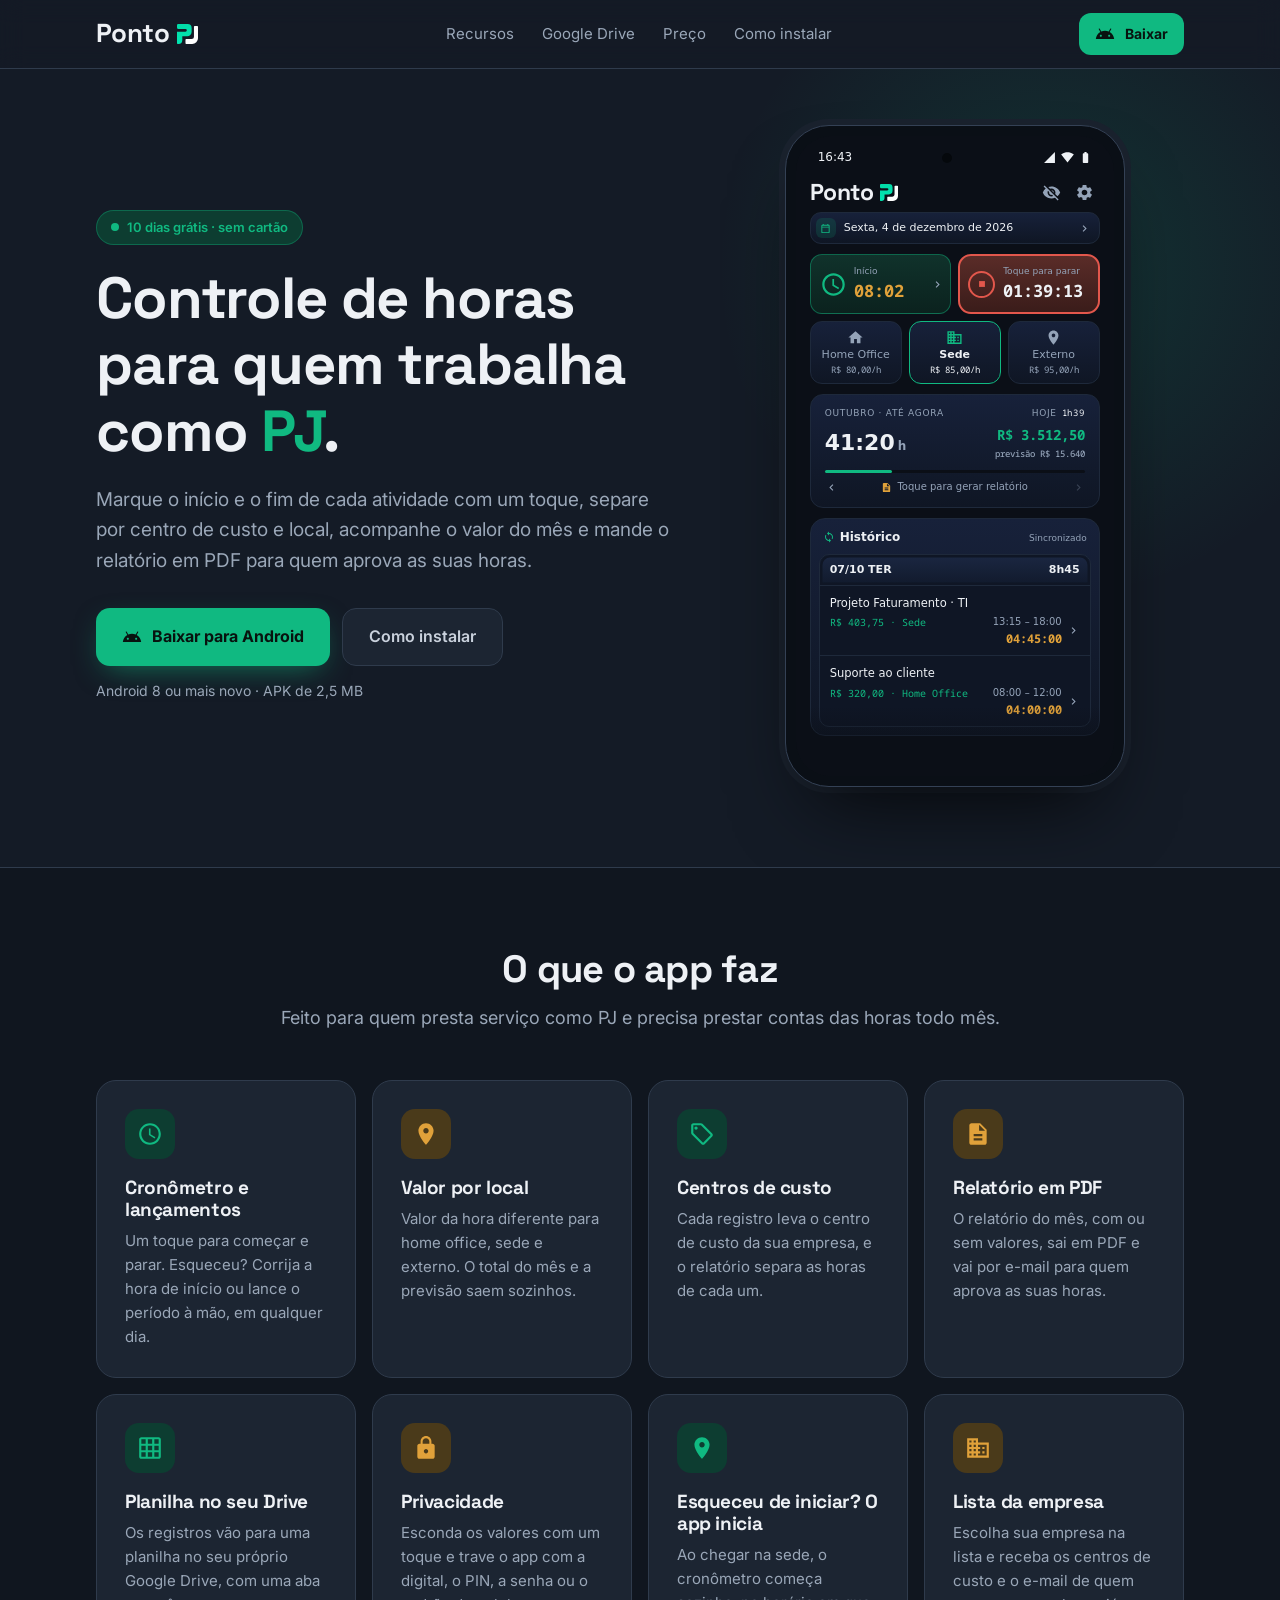
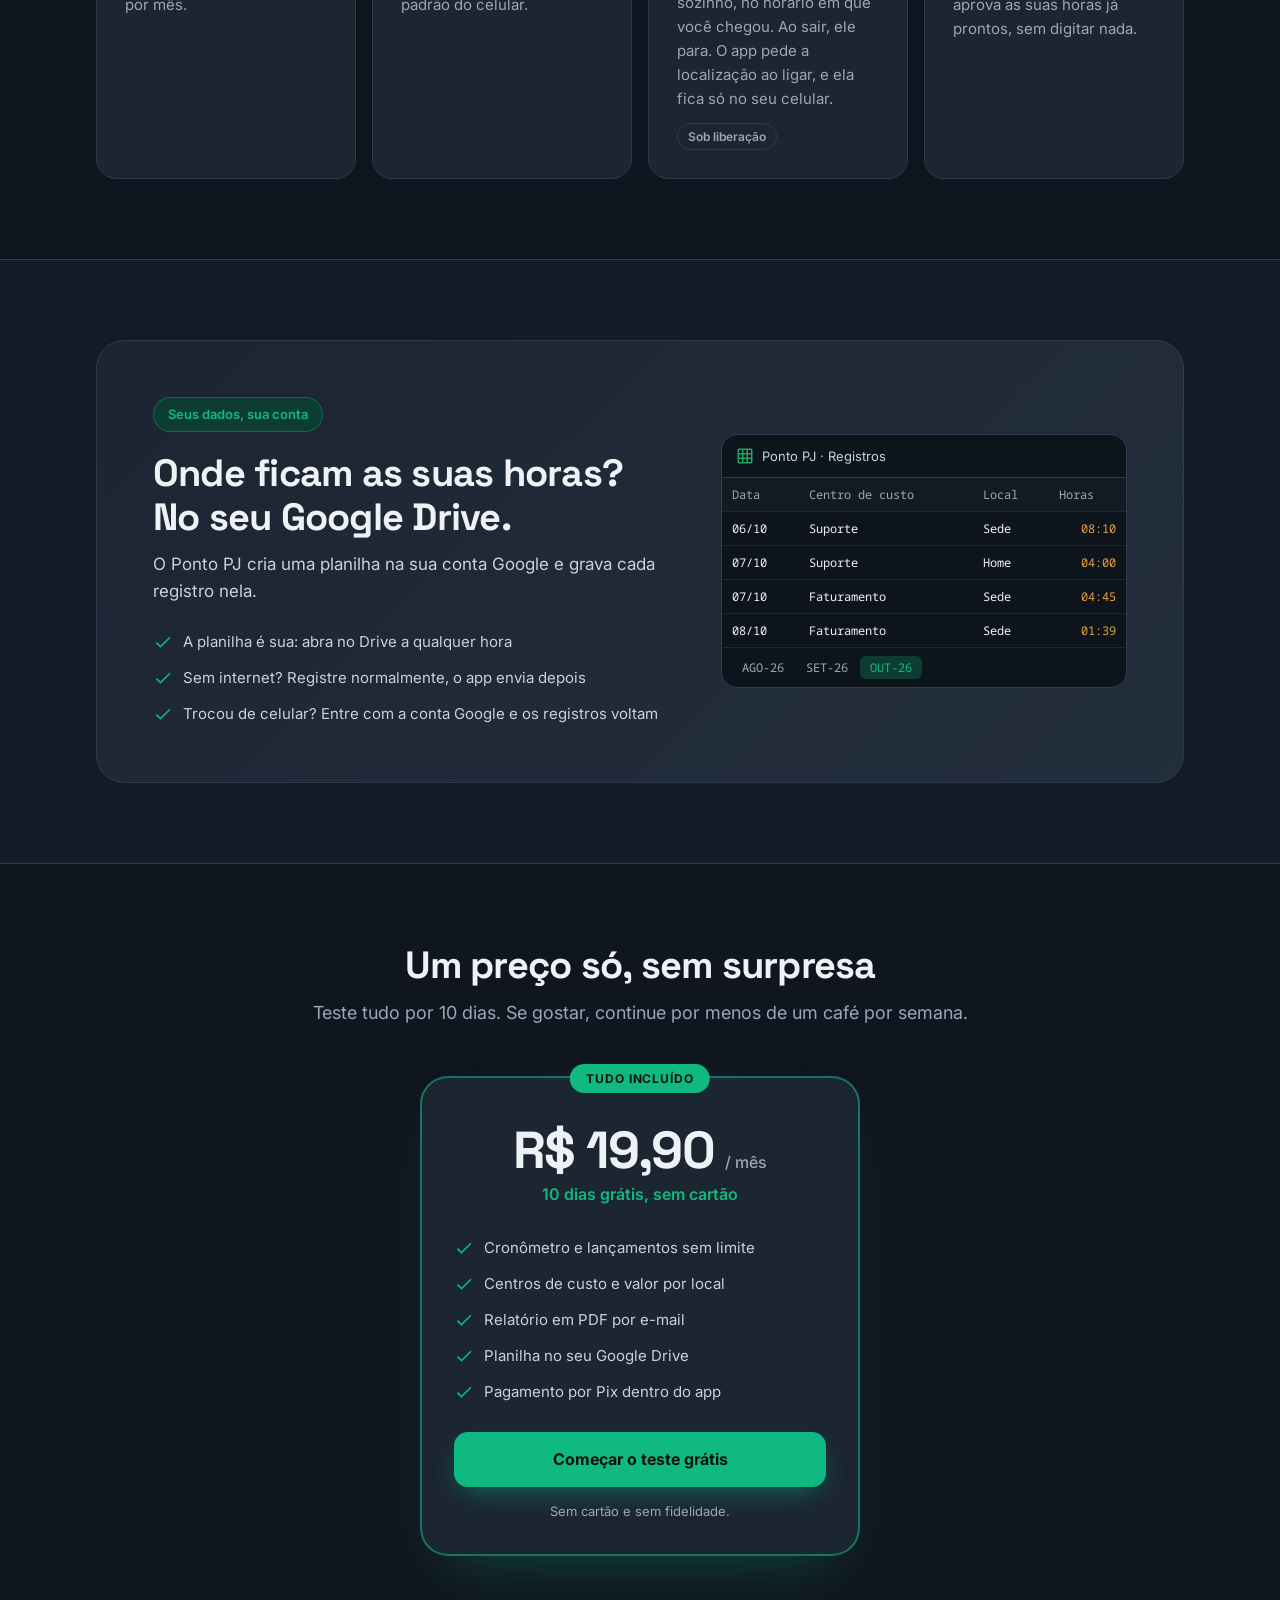
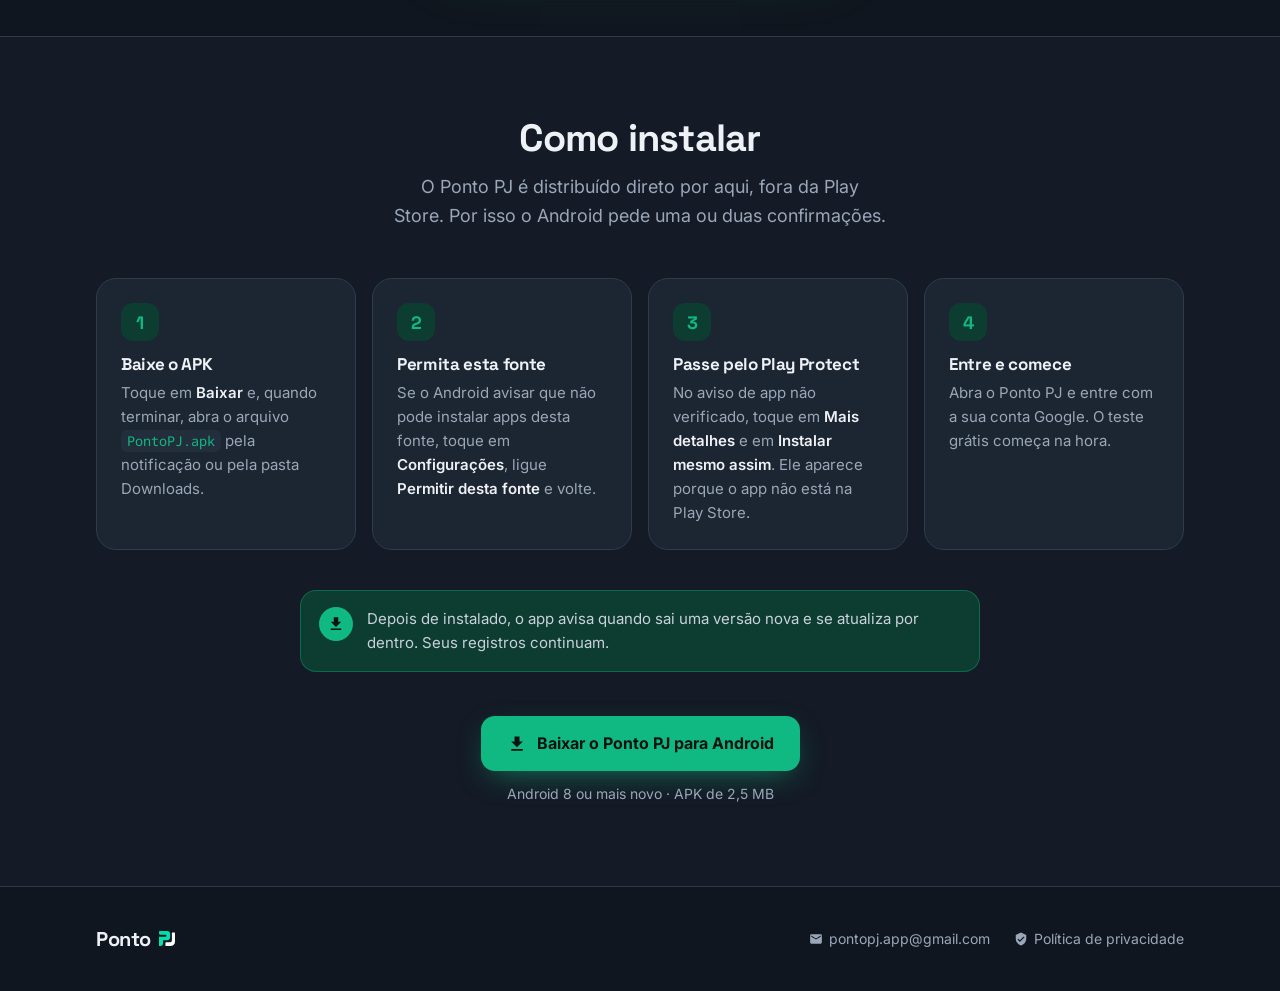
<file: index.html>
<!doctype html>
<html lang="pt-BR">
<head>
<meta charset="utf-8">
<meta name="viewport" content="width=device-width, initial-scale=1">
<title>Ponto PJ · controle de horas para PJ</title>
<meta name="description" content="Ponto PJ: cronômetro, centros de custo, valor por hora e relatório em PDF para quem trabalha como PJ. Registros numa planilha no seu Google Drive.">
<meta name="theme-color" content="#141B26">
<link rel="icon" href="icone.svg" type="image/svg+xml">
<link rel="preconnect" href="https://fonts.googleapis.com">
<link rel="preconnect" href="https://fonts.gstatic.com" crossorigin>
<link rel="stylesheet" href="https://fonts.googleapis.com/css2?family=Inter:wght@400;500;600;700&family=Space+Grotesk:wght@700&family=Noto+Sans+Mono:wght@400;700&display=swap">
<script>
  // Navegadores antigos (ex.: Samsung Internet do Android 8) não têm gap em flex: o estilo.css usa margens no lugar
  (function () { var d = document.createElement('div'); d.style.cssText = 'display:flex;flex-direction:column;row-gap:1px;position:absolute';
    d.appendChild(document.createElement('div')); d.appendChild(document.createElement('div'));
    document.documentElement.appendChild(d); var tem = d.scrollHeight === 1; d.parentNode.removeChild(d);
    if (!tem) document.documentElement.className += ' sem-gap'; })();
</script>
<link rel="stylesheet" href="estilo.css?v=17">
</head>
<body>

<!-- Ícones do próprio app (res/drawable) -->
<svg width="0" height="0" style="position:absolute" aria-hidden="true">
  <symbol id="i-download" viewBox="0 0 24 24"><path d="M19,9h-4V3H9v6H5l7,7 7,-7zM5,18v2h14v-2H5z"/></symbol>
  <symbol id="i-calendar" viewBox="0 0 24 24"><path d="M19,4h-1V2h-2v2H8V2H6v2H5C3.89,4 3,4.9 3,6v14c0,1.1 0.89,2 2,2h14c1.1,0 2,-0.9 2,-2V6C21,4.9 20.1,4 19,4zM19,20H5V10h14V20zM19,8H5V6h14V8z"/></symbol>
  <symbol id="i-seta" viewBox="0 0 24 24"><path d="M10,6L8.59,7.41 13.17,12l-4.58,4.59L10,18l6,-6z"/></symbol>
  <symbol id="i-parar" viewBox="0 0 24 24"><path d="M7,7h10v10h-10z"/></symbol>
  <symbol id="i-lapis" viewBox="0 0 24 24"><path d="M3,17.25V21h3.75L17.81,9.94l-3.75,-3.75L3,17.25zM20.71,7.04c0.39,-0.39 0.39,-1.02 0,-1.41l-2.34,-2.34c-0.39,-0.39 -1.02,-0.39 -1.41,0l-1.83,1.83 3.75,3.75 1.83,-1.83z"/></symbol>
  <symbol id="i-eye-off" viewBox="0 0 24 24"><path d="M12,7c2.76,0 5,2.24 5,5 0,0.65 -0.13,1.26 -0.36,1.83l2.92,2.92c1.51,-1.26 2.7,-2.89 3.43,-4.75 -1.73,-4.39 -6,-7.5 -11,-7.5 -1.4,0 -2.74,0.25 -3.98,0.7l2.16,2.16C10.74,7.13 11.35,7 12,7zM2,4.27l2.28,2.28 0.46,0.46C3.08,8.3 1.78,10.02 1,12c1.73,4.39 6,7.5 11,7.5 1.55,0 3.03,-0.3 4.38,-0.84l0.42,0.42L19.73,22 21,20.73 3.27,3 2,4.27zM7.53,9.8l1.55,1.55c-0.05,0.21 -0.08,0.43 -0.08,0.65 0,1.66 1.34,3 3,3 0.22,0 0.44,-0.03 0.65,-0.08l1.55,1.55c-0.67,0.33 -1.41,0.53 -2.2,0.53 -2.76,0 -5,-2.24 -5,-5 0,-0.79 0.2,-1.53 0.53,-2.2zM11.84,9.02l3.15,3.15 0.02,-0.16c0,-1.66 -1.34,-3 -3,-3l-0.17,0.01z"/></symbol>
  <symbol id="i-settings" viewBox="0 0 24 24"><path d="M19.14,12.94c0.04,-0.3 0.06,-0.61 0.06,-0.94c0,-0.32 -0.02,-0.64 -0.07,-0.94l2.03,-1.58c0.18,-0.14 0.23,-0.41 0.12,-0.61l-1.92,-3.32c-0.12,-0.22 -0.37,-0.29 -0.59,-0.22l-2.39,0.96c-0.5,-0.38 -1.03,-0.7 -1.62,-0.94L14.4,2.81c-0.04,-0.24 -0.24,-0.41 -0.48,-0.41h-3.84c-0.24,0 -0.43,0.17 -0.47,0.41L9.25,5.35C8.66,5.59 8.12,5.92 7.63,6.29L5.24,5.33c-0.22,-0.08 -0.47,0 -0.59,0.22L2.74,8.87C2.62,9.08 2.66,9.34 2.86,9.48l2.03,1.58C4.84,11.36 4.8,11.69 4.8,12s0.02,0.64 0.07,0.94l-2.03,1.58c-0.18,0.14 -0.23,0.41 -0.12,0.61l1.92,3.32c0.12,0.22 0.37,0.29 0.59,0.22l2.39,-0.96c0.5,0.38 1.03,0.7 1.62,0.94l0.36,2.54c0.05,0.24 0.24,0.41 0.48,0.41h3.84c0.24,0 0.44,-0.17 0.47,-0.41l0.36,-2.54c0.59,-0.24 1.13,-0.56 1.62,-0.94l2.39,0.96c0.22,0.08 0.47,0 0.59,-0.22l1.92,-3.32c0.12,-0.22 0.07,-0.47 -0.12,-0.61L19.14,12.94zM12,15.6c-1.98,0 -3.6,-1.62 -3.6,-3.6s1.62,-3.6 3.6,-3.6s3.6,1.62 3.6,3.6S13.98,15.6 12,15.6z"/></symbol>
  <symbol id="i-home" viewBox="0 0 24 24"><path d="M10,20v-6h4v6h5v-8h3L12,3 2,12h3v8z"/></symbol>
  <symbol id="i-business" viewBox="0 0 24 24"><path d="M12,7V3H2v18h20V7H12zM6,19H4v-2h2v2zM6,15H4v-2h2v2zM6,11H4V9h2v2zM6,7H4V5h2v2zM10,19H8v-2h2v2zM10,15H8v-2h2v2zM10,11H8V9h2v2zM10,7H8V5h2v2zM20,19h-8v-2h2v-2h-2v-2h2v-2h-2V9h8v10zM18,11h-2v2h2v-2zM18,15h-2v2h2v-2z"/></symbol>
  <symbol id="i-place" viewBox="0 0 24 24"><path d="M12,2C8.13,2 5,5.13 5,9c0,5.25 7,13 7,13s7,-7.75 7,-13c0,-3.87 -3.13,-7 -7,-7zM12,11.5c-1.38,0 -2.5,-1.12 -2.5,-2.5s1.12,-2.5 2.5,-2.5 2.5,1.12 2.5,2.5 -1.12,2.5 -2.5,2.5z"/></symbol>
  <symbol id="i-schedule" viewBox="0 0 24 24"><path d="M11.99,2C6.47,2 2,6.48 2,12s4.47,10 9.99,10C17.52,22 22,17.52 22,12S17.52,2 11.99,2zM12,20c-4.42,0 -8,-3.58 -8,-8s3.58,-8 8,-8 8,3.58 8,8 -3.58,8 -8,8zM12.5,7H11v6l5.25,3.15 0.75,-1.23 -4.5,-2.67z"/></symbol>
  <symbol id="i-tag" viewBox="0 0 24 24"><path d="M21.41,11.58l-9,-9C12.05,2.22 11.55,2 11,2H4C2.9,2 2,2.9 2,4v7c0,0.55 0.22,1.05 0.59,1.42l9,9C11.95,21.78 12.45,22 13,22c0.55,0 1.05,-0.22 1.41,-0.59l7,-7C21.78,14.05 22,13.55 22,13C22,12.45 21.77,11.94 21.41,11.58zM13,20.01L4,11V4h7v-0.01l9,9L13,20.01zM6.5,5C7.33,5 8,5.67 8,6.5S7.33,8 6.5,8S5,7.33 5,6.5S5.67,5 6.5,5z"/></symbol>
  <symbol id="i-sync" viewBox="0 0 24 24"><path d="M12,4V1L8,5l4,4V6c3.31,0 6,2.69 6,6 0,1.01 -0.25,1.97 -0.7,2.8l1.46,1.46C19.54,15.03 20,13.57 20,12c0,-4.42 -3.58,-8 -8,-8zM12,18c-3.31,0 -6,-2.69 -6,-6 0,-1.01 0.25,-1.97 0.7,-2.8L5.24,7.74C4.46,8.97 4,10.43 4,12c0,4.42 3.58,8 8,8v3l4,-4 -4,-4v3z"/></symbol>
  <symbol id="i-doc" viewBox="0 0 24 24"><path d="M14,2H6c-1.1,0 -1.99,0.9 -1.99,2L4,20c0,1.1 0.89,2 1.99,2H18c1.1,0 2,-0.9 2,-2V8l-6,-6zM16,18H8v-2h8v2zM16,14H8v-2h8v2zM13,9V3.5L18.5,9H13z"/></symbol>
  <symbol id="i-planilha" viewBox="0 0 24 24"><path d="M20,2H4c-1.1,0 -2,0.9 -2,2v16c0,1.1 0.9,2 2,2h16c1.1,0 2,-0.9 2,-2V4c0,-1.1 -0.9,-2 -2,-2zM8,20H4v-4h4v4zM8,14H4v-4h4v4zM8,8H4V4h4v4zM14,20h-4v-4h4v4zM14,14h-4v-4h4v4zM14,8h-4V4h4v4zM20,20h-4v-4h4v4zM20,14h-4v-4h4v4zM20,8h-4V4h4v4z"/></symbol>
  <symbol id="i-lock" viewBox="0 0 24 24"><path d="M18,8h-1V6c0,-2.76 -2.24,-5 -5,-5S7,3.24 7,6v2H6c-1.1,0 -2,0.9 -2,2v10c0,1.1 0.9,2 2,2h12c1.1,0 2,-0.9 2,-2V10c0,-1.1 -0.9,-2 -2,-2zM12,17c-1.1,0 -2,-0.9 -2,-2s0.9,-2 2,-2 2,0.9 2,2 -0.9,2 -2,2zM15.1,8H8.9V6c0,-1.71 1.39,-3.1 3.1,-3.1 1.71,0 3.1,1.39 3.1,3.1v2z"/></symbol>
  <symbol id="i-check" viewBox="0 0 24 24"><path d="M9,16.17L4.83,12l-1.42,1.41L9,19 21,7l-1.41,-1.41z"/></symbol>
  <symbol id="i-mail" viewBox="0 0 24 24"><path d="M20,4H4c-1.1,0 -1.99,0.9 -1.99,2L2,18c0,1.1 0.9,2 2,2h16c1.1,0 2,-0.9 2,-2V6c0,-1.1 -0.9,-2 -2,-2zM20,8l-8,5 -8,-5V6l8,5 8,-5v2z"/></symbol>
  <symbol id="i-escudo" viewBox="0 0 24 24"><path d="M12,1L3,5v6c0,5.55 3.84,10.74 9,12 5.16,-1.26 9,-6.45 9,-12V5l-9,-4zM10,17l-4,-4 1.41,-1.41L10,14.17l6.59,-6.59L18,9l-8,8z"/></symbol>
  <symbol id="i-android" viewBox="0 0 24 24"><path d="M17.6,9.48l1.84,-3.18c0.16,-0.31 0.04,-0.69 -0.26,-0.85c-0.29,-0.15 -0.65,-0.06 -0.83,0.22l-1.88,3.24c-2.86,-1.21 -6.08,-1.21 -8.94,0L5.65,5.67c-0.19,-0.29 -0.58,-0.38 -0.87,-0.2C4.5,5.65 4.41,6.01 4.56,6.3L6.4,9.48C3.3,11.25 1.28,14.44 1,18h22C22.72,14.44 20.7,11.25 17.6,9.48zM7,15.25c-0.69,0 -1.25,-0.56 -1.25,-1.25c0,-0.69 0.56,-1.25 1.25,-1.25S8.25,13.31 8.25,14C8.25,14.69 7.69,15.25 7,15.25zM17,15.25c-0.69,0 -1.25,-0.56 -1.25,-1.25c0,-0.69 0.56,-1.25 1.25,-1.25s1.25,0.56 1.25,1.25C18.25,14.69 17.69,15.25 17,15.25z"/></symbol>
</svg>

<header>
  <div class="largura">
    <a class="marca" href="./">Ponto<img src="monograma.svg" alt="PJ"></a>
    <nav>
      <a href="#recursos">Recursos</a>
      <a href="#drive">Google Drive</a>
      <a href="#preco">Preço</a>
      <a href="#instalar">Como instalar</a>
    </nav>
    <a class="botao pequeno" href="#baixar"><svg class="i"><use href="#i-android"/></svg>Baixar</a>
  </div>
</header>

<section class="abertura">
  <div class="largura">
    <div class="abertura-texto">
      <div class="selo"><span class="ponto"></span>10 dias grátis · sem cartão</div>
      <h1>Controle de horas para quem trabalha como <span>PJ</span>.</h1>
      <p class="lead"><span class="longo">Marque o início e o fim de cada atividade com um toque, separe por centro de custo e local,
        acompanhe o valor do mês e mande o relatório em PDF para quem aprova as suas horas.</span><span class="curto">Marque as horas com um toque e mande o relatório em PDF para quem aprova.</span></p>
    </div>
    <div class="abertura-acoes">
      <div class="acoes">
        <a class="botao" href="https://github.com/FabioIsSchmitt/pontopj-site/releases/latest/download/PontoPJ.apk">
          <svg class="i"><use href="#i-android"/></svg>Baixar para Android</a>
        <a class="botao sec" href="#instalar">Como instalar</a>
      </div>
      <div class="nota versao">Android 8 ou mais novo · APK de 2,5 MB</div>
    </div>

    <!-- A tela principal do app, rodando -->
    <div class="celular" aria-label="Tela principal do Ponto PJ" role="img">
      <div class="tela">
        <div class="barra-status">
          <span id="hora">09:41</span>
          <span class="camera"></span>
          <span class="icones">
            <svg viewBox="0 0 24 24"><path d="M2,22h20V2z"/></svg>
            <svg viewBox="0 0 24 24"><path d="M12,21l11.6,-14.5C23.1,6.1 18.6,2.5 12,2.5S0.9,6.1 0.4,6.5L12,21z"/></svg>
            <svg viewBox="0 0 24 24"><path d="M15.67,4H14V2h-4v2H8.33C7.6,4 7,4.6 7,5.33v15.33C7,21.4 7.6,22 8.33,22h7.33c0.74,0 1.34,-0.6 1.34,-1.33V5.33C17,4.6 16.4,4 15.67,4z"/></svg>
          </span>
        </div>
        <div class="app">
          <div class="app-topo">
            <div class="app-nome">Ponto<img src="monograma.svg" alt="PJ"></div>
            <div class="botoes"><svg><use href="#i-eye-off"/></svg><svg><use href="#i-settings"/></svg></div>
          </div>

          <div class="data"><i><svg><use href="#i-calendar"/></svg></i><span id="data">Quinta, 8 de outubro de 2026</span><svg class="seta"><use href="#i-seta"/></svg></div>

          <div class="relogio">
            <div class="inicio"><svg class="ic"><use href="#i-schedule"/></svg><div><small>Início</small><b>08:02</b></div><svg class="seta"><use href="#i-seta"/></svg></div>
            <div class="punch"><span class="anel"><svg><use href="#i-parar"/></svg></span><div><small>Toque para parar</small><b id="cronometro">01:39:12</b></div></div>
          </div>
          <div class="locais">
            <div><svg><use href="#i-home"/></svg>Home Office<em>R$ 80,00/h</em></div>
            <div class="on"><svg><use href="#i-business"/></svg>Sede<em>R$ 85,00/h</em></div>
            <div><svg><use href="#i-place"/></svg>Externo<em>R$ 95,00/h</em></div>
          </div>

          <div class="card mes">
            <div class="topo"><small>OUTUBRO · ATÉ AGORA</small><small>HOJE<b id="hoje">1h39</b></small></div>
            <div class="meio"><span class="h">41:20<i>h</i></span>
              <div class="valor"><b>R$ 3.512,50</b><small>previsão R$ 15.640</small></div></div>
            <div class="barra"><span></span></div>
            <div class="rodape"><svg class="seta ant"><use href="#i-seta"/></svg><span><svg><use href="#i-doc"/></svg>Toque para gerar relatório</span><svg class="seta apagada"><use href="#i-seta"/></svg></div>
          </div>

          <div class="card hist">
            <div class="hist-topo"><b><svg><use href="#i-sync"/></svg>Histórico</b><span>Sincronizado</span></div>
            <div class="dia">
              <div class="dia-topo"><b>07/10 TER</b><b>8h45</b></div>
              <div class="reg">
                <div class="cc">Projeto Faturamento · TI</div>
                <div class="l"><span class="v">R$ 403,75 · Sede</span><span>13:15 – 18:00</span></div>
                <div class="l"><span></span><span class="d">04:45:00</span></div><svg class="seta"><use href="#i-seta"/></svg>
              </div>
              <div class="reg">
                <div class="cc">Suporte ao cliente</div>
                <div class="l"><span class="v">R$ 320,00 · Home Office</span><span>08:00 – 12:00</span></div>
                <div class="l"><span></span><span class="d">04:00:00</span></div><svg class="seta"><use href="#i-seta"/></svg>
              </div>
            </div>
          </div>
        </div>
      </div>
    </div>
  </div>
</section>

<section id="recursos" class="alt">
  <div class="largura">
    <div class="centro">
      <h2>O que o app faz</h2>
      <p>Feito para quem presta serviço como PJ e precisa prestar contas das horas todo mês.</p>
    </div>
    <div class="grade">
      <div class="recurso"><div class="ic"><svg class="i"><use href="#i-schedule"/></svg></div>
        <h3>Cronômetro e lançamentos</h3>
        <p>Um toque para começar e parar. Esqueceu? Corrija a hora de início ou lance o período à mão, em qualquer dia.</p></div>
      <div class="recurso ambar"><div class="ic"><svg class="i"><use href="#i-place"/></svg></div>
        <h3>Valor por local</h3>
        <p>Valor da hora diferente para home office, sede e externo. O total do mês e a previsão saem sozinhos.</p></div>
      <div class="recurso"><div class="ic"><svg class="i"><use href="#i-tag"/></svg></div>
        <h3>Centros de custo</h3>
        <p>Cada registro leva o centro de custo da sua empresa, e o relatório separa as horas de cada um.</p></div>
      <div class="recurso ambar"><div class="ic"><svg class="i"><use href="#i-doc"/></svg></div>
        <h3>Relatório em PDF</h3>
        <p>O relatório do mês, com ou sem valores, sai em PDF e vai por e-mail para quem aprova as suas horas.</p></div>
      <div class="recurso"><div class="ic"><svg class="i"><use href="#i-planilha"/></svg></div>
        <h3>Planilha no seu Drive</h3>
        <p>Os registros vão para uma planilha no seu próprio Google Drive, com uma aba por mês.</p></div>
      <div class="recurso ambar"><div class="ic"><svg class="i"><use href="#i-lock"/></svg></div>
        <h3>Privacidade</h3>
        <p>Esconda os valores com um toque e trave o app com a digital, o PIN, a senha ou o padrão do celular.</p></div>
      <div class="recurso"><div class="ic"><svg class="i"><use href="#i-place"/></svg></div>
        <h3>Esqueceu de iniciar? O app inicia</h3>
        <p>Ao chegar na sede, o cronômetro começa sozinho, no horário em que você chegou. Ao sair, ele para. O app pede a localização ao ligar, e ela fica só no seu celular.</p>
        <span class="etiqueta">Sob liberação</span></div>
      <div class="recurso ambar"><div class="ic"><svg class="i"><use href="#i-business"/></svg></div>
        <h3>Lista da empresa</h3>
        <p>Escolha sua empresa na lista e receba os centros de custo e o e-mail de quem aprova as suas horas já prontos, sem digitar nada.</p></div>
    </div>
  </div>
</section>

<section id="drive">
  <div class="largura">
    <div class="drive">
      <div>
        <div class="selo">Seus dados, sua conta</div>
        <h2>Onde ficam as suas horas?<br>No seu Google Drive.</h2>
        <p>O Ponto PJ cria uma planilha na sua conta Google e grava cada registro nela.</p>
        <ul class="lista">
          <li><svg class="i"><use href="#i-check"/></svg>A planilha é sua: abra no Drive a qualquer hora</li>
          <li><svg class="i"><use href="#i-check"/></svg>Sem internet? Registre normalmente, o app envia depois</li>
          <li><svg class="i"><use href="#i-check"/></svg>Trocou de celular? Entre com a conta Google e os registros voltam</li>
        </ul>
      </div>
      <div class="planilha" aria-hidden="true">
        <div class="topo"><svg class="i"><use href="#i-planilha"/></svg>Ponto PJ · Registros</div>
        <table>
          <tr><th>Data</th><th>Centro de custo</th><th>Local</th><th>Horas</th></tr>
          <tr><td>06/10</td><td>Suporte</td><td>Sede</td><td class="n">08:10</td></tr>
          <tr><td>07/10</td><td>Suporte</td><td>Home</td><td class="n">04:00</td></tr>
          <tr><td>07/10</td><td>Faturamento</td><td>Sede</td><td class="n">04:45</td></tr>
          <tr><td>08/10</td><td>Faturamento</td><td>Sede</td><td class="n">01:39</td></tr>
        </table>
        <div class="abas"><span>AGO-26</span><span>SET-26</span><span class="on">OUT-26</span></div>
      </div>
    </div>
  </div>
</section>

<section id="preco" class="alt">
  <div class="largura">
    <div class="centro">
      <h2>Um preço só, sem surpresa</h2>
      <p>Teste tudo por 10 dias. Se gostar, continue por menos de um café por semana.</p>
    </div>
    <div class="preco">
      <div class="faixa">Tudo incluído</div>
      <div class="valor">R$ 19,90 <small>/ mês</small></div>
      <p class="teste">10 dias grátis, sem cartão</p>
      <ul class="lista">
        <li><svg class="i"><use href="#i-check"/></svg>Cronômetro e lançamentos sem limite</li>
        <li><svg class="i"><use href="#i-check"/></svg>Centros de custo e valor por local</li>
        <li><svg class="i"><use href="#i-check"/></svg>Relatório em PDF por e-mail</li>
        <li><svg class="i"><use href="#i-check"/></svg>Planilha no seu Google Drive</li>
        <li><svg class="i"><use href="#i-check"/></svg>Pagamento por Pix dentro do app</li>
      </ul>
      <a class="botao" href="#baixar">Começar o teste grátis</a>
      <p class="rodape">Sem cartão e sem fidelidade.</p>
    </div>
  </div>
</section>

<section id="instalar">
  <div class="largura">
    <div class="centro">
      <h2>Como instalar</h2>
      <p>O Ponto PJ é distribuído direto por aqui, fora da Play Store. Por isso o Android pede uma ou duas confirmações.</p>
    </div>
    <div class="passos">
      <div class="passo"><h3>Baixe o APK</h3>
        <p>Toque em <b>Baixar</b> e, quando terminar, abra o arquivo <code>PontoPJ.apk</code> pela notificação ou pela pasta Downloads.</p></div>
      <div class="passo"><h3>Permita esta fonte</h3>
        <p>Se o Android avisar que não pode instalar apps desta fonte, toque em <b>Configurações</b>, ligue <b>Permitir desta fonte</b> e volte.</p></div>
      <div class="passo"><h3>Passe pelo Play Protect</h3>
        <p>No aviso de app não verificado, toque em <b>Mais detalhes</b> e em <b>Instalar mesmo assim</b>. Ele aparece porque o app não está na Play Store.</p></div>
      <div class="passo"><h3>Entre e comece</h3>
        <p>Abra o Ponto PJ e entre com a sua conta Google. O teste grátis começa na hora.</p></div>
    </div>

    <div class="atualiza">
      <span class="bola"><svg><use href="#i-download"/></svg></span>
      <div>Depois de instalado, o app avisa quando sai uma versão nova e se atualiza por dentro. Seus registros continuam.</div>
    </div>

    <div class="baixar" id="baixar">
      <a class="botao" href="https://github.com/FabioIsSchmitt/pontopj-site/releases/latest/download/PontoPJ.apk">
        <svg class="i"><use href="#i-download"/></svg>Baixar o Ponto PJ para Android</a>
      <div class="nota versao">Android 8 ou mais novo · APK de 2,5 MB</div>
    </div>
  </div>
</section>

<footer>
  <div class="largura">
    <a class="marca" href="./">Ponto<img src="monograma.svg" alt="PJ"></a>
    <div class="links">
      <a href="mailto:pontopj.app@gmail.com"><svg class="i"><use href="#i-mail"/></svg>pontopj.app@gmail.com</a>
      <a href="privacidade.html"><svg class="i"><use href="#i-escudo"/></svg>Política de privacidade</a>
    </div>
  </div>
</footer>

<script>
  // relógio da tela de exemplo: a hora de agora, a data de hoje e o cronômetro andando
  (function () {
    // como no app: "Quarta, 14 de outubro de 2026"
    var dias = ['Domingo', 'Segunda', 'Terça', 'Quarta', 'Quinta', 'Sexta', 'Sábado'];
    var meses = ['janeiro', 'fevereiro', 'março', 'abril', 'maio', 'junho', 'julho', 'agosto', 'setembro', 'outubro', 'novembro', 'dezembro'];
    var hoje = new Date();
    document.getElementById('data').textContent =
      dias[hoje.getDay()] + ', ' + hoje.getDate() + ' de ' + meses[hoje.getMonth()] + ' de ' + hoje.getFullYear();
    var seg = 1 * 3600 + 39 * 60 + 12;
    function dois(n) { return String(n).padStart(2, '0'); }
    function tique() {
      var d = new Date();
      document.getElementById('hora').textContent = dois(d.getHours()) + ':' + dois(d.getMinutes());
      document.getElementById('cronometro').textContent = dois(Math.floor(seg / 3600)) + ':' + dois(Math.floor(seg / 60) % 60) + ':' + dois(seg % 60);
      // hoje: nenhum registro do dia na tela de exemplo, só o cronômetro rodando
      document.getElementById('hoje').textContent = Math.floor(seg / 3600) + 'h' + dois(Math.floor(seg / 60) % 60);
      seg++;
    }
    tique();
    setInterval(tique, 1000);
  })();

  // versão mais recente publicada (sem internet ou sem resposta, fica só o tamanho)
  fetch('https://api.github.com/repos/FabioIsSchmitt/pontopj-site/releases/latest')
    .then(function (r) { return r.json(); })
    .then(function (r) {
      var apk = (r.assets || []).filter(function (a) { return a.name === 'PontoPJ.apk'; })[0];
      if (!r.tag_name || !apk) return;
      var mb = (apk.size / 1048576).toFixed(1).replace('.', ',');
      document.querySelectorAll('.versao').forEach(function (el) {
        el.textContent = 'Versão ' + r.tag_name.replace(/^v/, '') + ' · Android 8 ou mais novo · APK de ' + mb + ' MB';
      });
    })
    .catch(function () {});
</script>
</body>
</html>
</file>
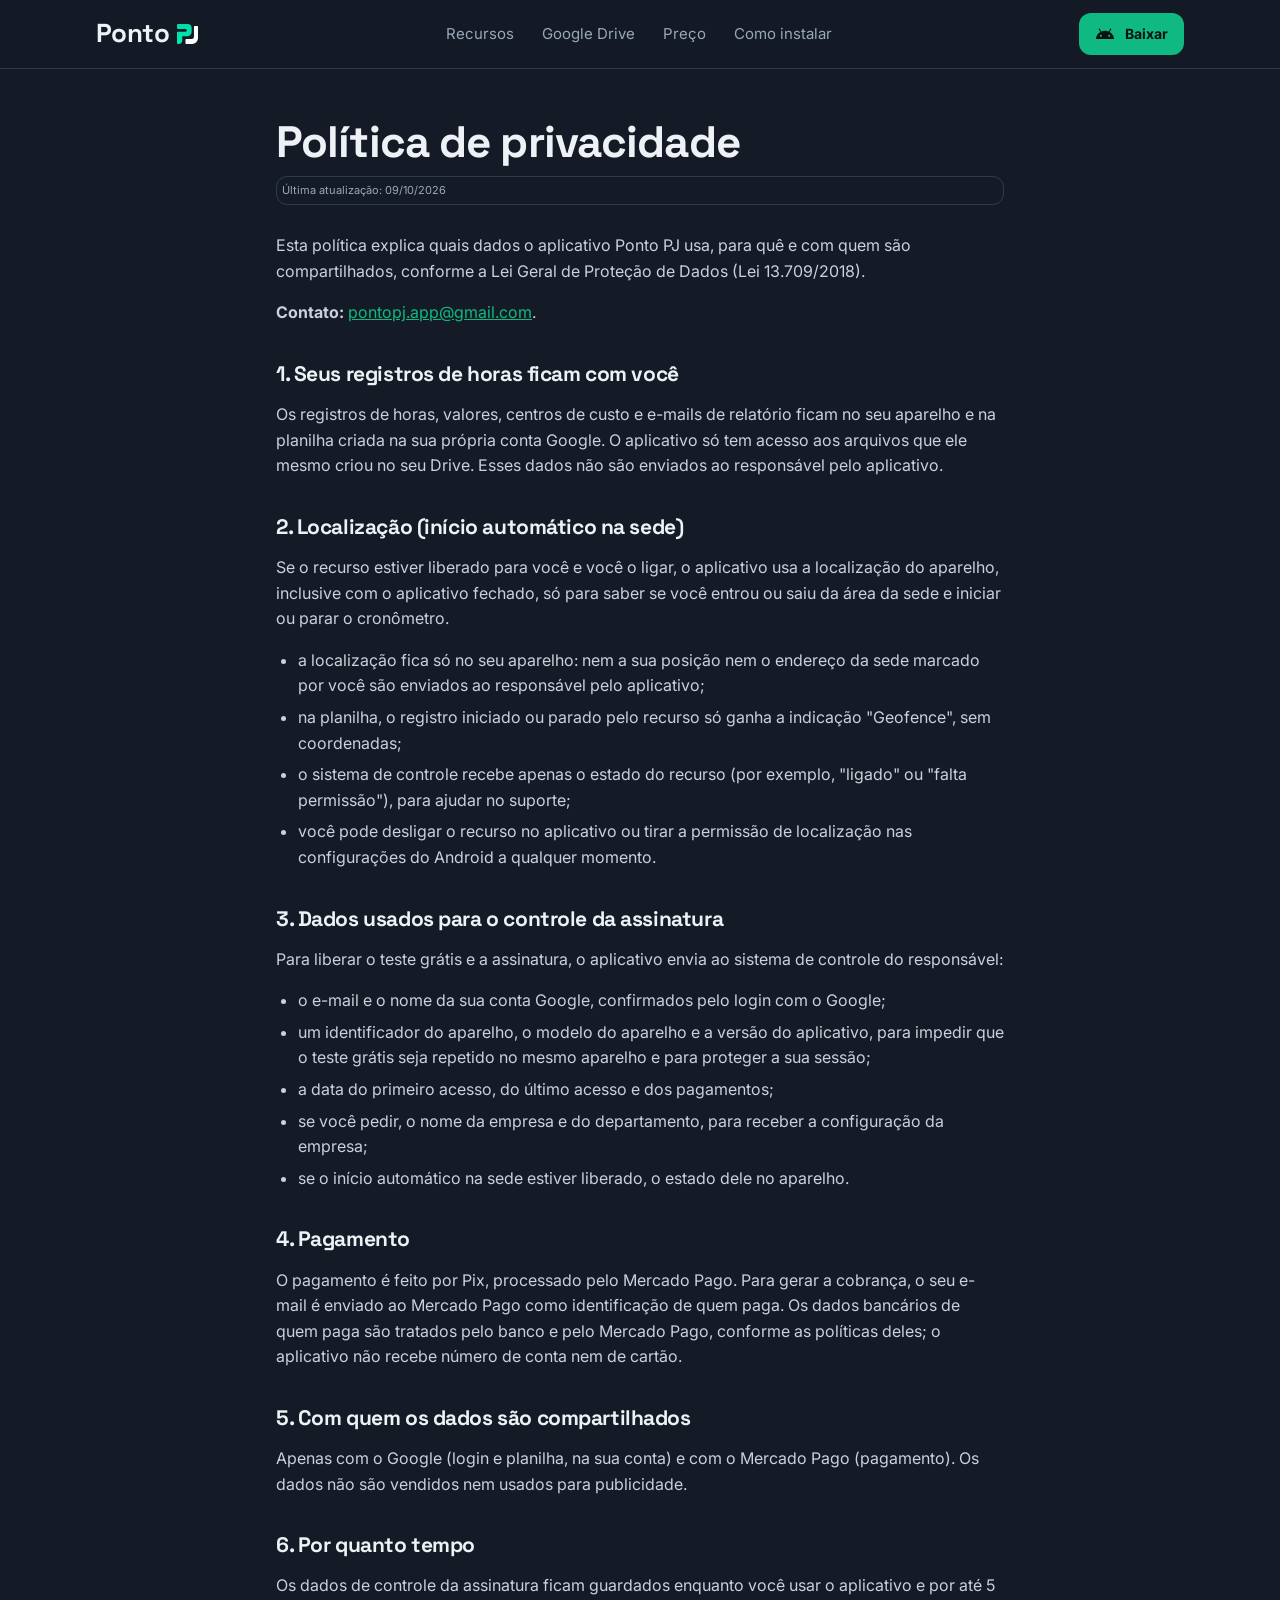
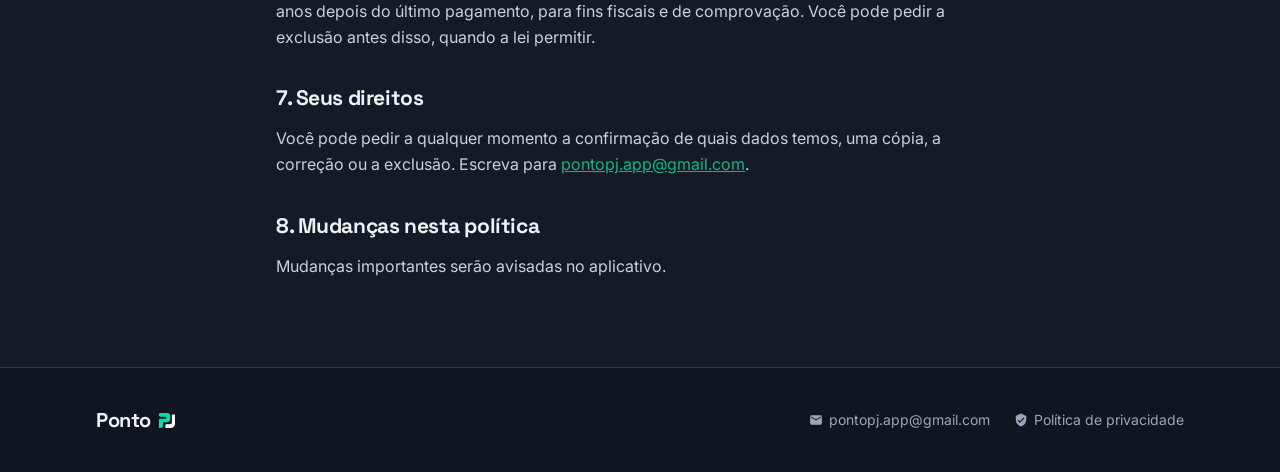
<file: privacidade.html>
<!doctype html>
<html lang="pt-BR">
<head>
<meta charset="utf-8">
<meta name="viewport" content="width=device-width, initial-scale=1">
<title>Política de privacidade · Ponto PJ</title>
<meta name="description" content="Quais dados o Ponto PJ usa, para quê e com quem são compartilhados.">
<meta name="theme-color" content="#141B26">
<link rel="icon" href="icone.svg" type="image/svg+xml">
<link rel="preconnect" href="https://fonts.googleapis.com">
<link rel="preconnect" href="https://fonts.gstatic.com" crossorigin>
<link rel="stylesheet" href="https://fonts.googleapis.com/css2?family=Inter:wght@400;500;600;700&family=Space+Grotesk:wght@700&family=Noto+Sans+Mono:wght@400;700&display=swap">
<script>
  // Navegadores antigos (ex.: Samsung Internet do Android 8) não têm gap em flex: o estilo.css usa margens no lugar
  (function () { var d = document.createElement('div'); d.style.cssText = 'display:flex;flex-direction:column;row-gap:1px;position:absolute';
    d.appendChild(document.createElement('div')); d.appendChild(document.createElement('div'));
    document.documentElement.appendChild(d); var tem = d.scrollHeight === 1; d.parentNode.removeChild(d);
    if (!tem) document.documentElement.className += ' sem-gap'; })();
</script>
<link rel="stylesheet" href="estilo.css?v=10">
</head>
<body>

<svg width="0" height="0" style="position:absolute" aria-hidden="true">
  <symbol id="i-mail" viewBox="0 0 24 24"><path d="M20,4H4c-1.1,0 -1.99,0.9 -1.99,2L2,18c0,1.1 0.9,2 2,2h16c1.1,0 2,-0.9 2,-2V6c0,-1.1 -0.9,-2 -2,-2zM20,8l-8,5 -8,-5V6l8,5 8,-5v2z"/></symbol>
  <symbol id="i-escudo" viewBox="0 0 24 24"><path d="M12,1L3,5v6c0,5.55 3.84,10.74 9,12 5.16,-1.26 9,-6.45 9,-12V5l-9,-4zM10,17l-4,-4 1.41,-1.41L10,14.17l6.59,-6.59L18,9l-8,8z"/></symbol>
  <symbol id="i-android" viewBox="0 0 24 24"><path d="M17.6,9.48l1.84,-3.18c0.16,-0.31 0.04,-0.69 -0.26,-0.85c-0.29,-0.15 -0.65,-0.06 -0.83,0.22l-1.88,3.24c-2.86,-1.21 -6.08,-1.21 -8.94,0L5.65,5.67c-0.19,-0.29 -0.58,-0.38 -0.87,-0.2C4.5,5.65 4.41,6.01 4.56,6.3L6.4,9.48C3.3,11.25 1.28,14.44 1,18h22C22.72,14.44 20.7,11.25 17.6,9.48zM7,15.25c-0.69,0 -1.25,-0.56 -1.25,-1.25c0,-0.69 0.56,-1.25 1.25,-1.25S8.25,13.31 8.25,14C8.25,14.69 7.69,15.25 7,15.25zM17,15.25c-0.69,0 -1.25,-0.56 -1.25,-1.25c0,-0.69 0.56,-1.25 1.25,-1.25s1.25,0.56 1.25,1.25C18.25,14.69 17.69,15.25 17,15.25z"/></symbol>
</svg>

<header>
  <div class="largura">
    <a class="marca" href="./">Ponto<img src="monograma.svg" alt="PJ"></a>
    <nav>
      <a href="./#recursos">Recursos</a>
      <a href="./#drive">Google Drive</a>
      <a href="./#preco">Preço</a>
      <a href="./#instalar">Como instalar</a>
    </nav>
    <a class="botao pequeno" href="./#baixar"><svg class="i"><use href="#i-android"/></svg>Baixar</a>
  </div>
</header>

<main class="documento">
  <h1>Política de privacidade</h1>
  <p class="data">Última atualização: 09/10/2026</p>

<p>Esta política explica quais dados o aplicativo Ponto PJ usa, para quê e com quem são compartilhados,
  conforme a Lei Geral de Proteção de Dados (Lei 13.709/2018).</p>
<p><b>Contato:</b> <a href="mailto:pontopj.app@gmail.com">pontopj.app@gmail.com</a>.</p>

<h2>1. Seus registros de horas ficam com você</h2>
<p>Os registros de horas, valores, centros de custo e e-mails de relatório ficam no seu aparelho e na planilha
  criada na sua própria conta Google. O aplicativo só tem acesso aos arquivos que ele mesmo criou no seu Drive.
  Esses dados não são enviados ao responsável pelo aplicativo.</p>

<h2>2. Localização (início automático na sede)</h2>
<p>Se o recurso estiver liberado para você e você o ligar, o aplicativo usa a localização do aparelho, inclusive
  com o aplicativo fechado, só para saber se você entrou ou saiu da área da sede e iniciar ou parar o cronômetro.</p>
<ul>
  <li>a localização fica só no seu aparelho: nem a sua posição nem o endereço da sede marcado por você são
    enviados ao responsável pelo aplicativo;</li>
  <li>na planilha, o registro iniciado ou parado pelo recurso só ganha a indicação "Geofence", sem coordenadas;</li>
  <li>o sistema de controle recebe apenas o estado do recurso (por exemplo, "ligado" ou "falta permissão"), para
    ajudar no suporte;</li>
  <li>você pode desligar o recurso no aplicativo ou tirar a permissão de localização nas configurações do
    Android a qualquer momento.</li>
</ul>

<h2>3. Dados usados para o controle da assinatura</h2>
<p>Para liberar o teste grátis e a assinatura, o aplicativo envia ao sistema de controle do responsável:</p>
<ul>
  <li>o e-mail e o nome da sua conta Google, confirmados pelo login com o Google;</li>
  <li>um identificador do aparelho, o modelo do aparelho e a versão do aplicativo, para impedir que o teste
    grátis seja repetido no mesmo aparelho e para proteger a sua sessão;</li>
  <li>a data do primeiro acesso, do último acesso e dos pagamentos;</li>
  <li>se você pedir, o nome da empresa e do departamento, para receber a configuração da empresa;</li>
  <li>se o início automático na sede estiver liberado, o estado dele no aparelho.</li>
</ul>

<h2>4. Pagamento</h2>
<p>O pagamento é feito por Pix, processado pelo Mercado Pago. Para gerar a cobrança, o seu e-mail é enviado ao
  Mercado Pago como identificação de quem paga. Os dados bancários de quem paga são tratados pelo banco e pelo
  Mercado Pago, conforme as políticas deles; o aplicativo não recebe número de conta nem de cartão.</p>

<h2>5. Com quem os dados são compartilhados</h2>
<p>Apenas com o Google (login e planilha, na sua conta) e com o Mercado Pago (pagamento). Os dados não são
  vendidos nem usados para publicidade.</p>

<h2>6. Por quanto tempo</h2>
<p>Os dados de controle da assinatura ficam guardados enquanto você usar o aplicativo e por até 5 anos depois do
  último pagamento, para fins fiscais e de comprovação. Você pode pedir a exclusão antes disso, quando a lei
  permitir.</p>

<h2>7. Seus direitos</h2>
<p>Você pode pedir a qualquer momento a confirmação de quais dados temos, uma cópia, a correção ou a exclusão.
  Escreva para <a href="mailto:pontopj.app@gmail.com">pontopj.app@gmail.com</a>.</p>

<h2>8. Mudanças nesta política</h2>
<p>Mudanças importantes serão avisadas no aplicativo.</p>
</main>

<footer>
  <div class="largura">
    <a class="marca" href="./">Ponto<img src="monograma.svg" alt="PJ"></a>
    <div class="links">
      <a href="mailto:pontopj.app@gmail.com"><svg class="i"><use href="#i-mail"/></svg>pontopj.app@gmail.com</a>
      <a href="privacidade.html" class="atual"><svg class="i"><use href="#i-escudo"/></svg>Política de privacidade</a>
    </div>
  </div>
</footer>
</body>
</html>
</file>
<file: estilo.css>
/* Mesmas cores do app (res/values/colors.xml) */
:root {
  --bg: #141B26; --bg2: #10161F; --panel: #1C2532; --panel2: #232E3D; --line: #2F3B4C;
  --ink: #EEF1F5; --ink-dim: #9AA7B8; --ink-soft: #C9D1DC;
  --run: #10B981; --run-dim: #0D3D31; --stop: #E2574C; --stop-dim: #4A2320;
  --amber: #E0A13A; --amber-dim: #4A3A1A; --pilula: #2C384A;
  --titulo: "Space Grotesk", system-ui, sans-serif;
  --mono: "Noto Sans Mono", ui-monospace, "Droid Sans Mono", monospace;
}
* { box-sizing: border-box; }
html { -webkit-text-size-adjust: 100%; scroll-behavior: smooth; }
body { margin: 0; background: var(--bg); color: var(--ink); font: 16px/1.6 Inter, system-ui, -apple-system, "Segoe UI", Roboto, sans-serif; -webkit-font-smoothing: antialiased; }
a { color: var(--run); }
svg.i { width: 1em; height: 1em; fill: currentColor; flex: none; }
.largura { max-width: 1120px; margin: 0 auto; padding: 0 16px; }
section { padding: 80px 0; }
.alt { background: var(--bg2); border-top: 1px solid var(--line); border-bottom: 1px solid var(--line); }
h1, h2, h3 { font-family: var(--titulo); line-height: 1.15; letter-spacing: -0.02em; margin: 0; }
h2 { font-size: clamp(28px, 4vw, 38px); margin-bottom: 12px; }
.centro { text-align: center; max-width: 760px; margin: 0 auto 48px; }
.centro p { color: var(--ink-dim); font-size: 18px; margin: 0; text-wrap: balance; }
.selo { display: inline-flex; align-items: center; gap: 8px; padding: 6px 14px; border-radius: 999px; font-size: 13px; font-weight: 600;
  background: var(--run-dim); color: var(--run); border: 1px solid rgba(16,185,129,.35); margin-bottom: 20px; }
.selo .ponto { width: 8px; height: 8px; border-radius: 50%; background: var(--run); animation: pulsa 1.6s ease-in-out infinite; }
@keyframes pulsa { 50% { opacity: .35; } }

.botao { display: inline-flex; align-items: center; justify-content: center; gap: 10px; background: var(--run); color: #08130F;
  font-weight: 700; text-decoration: none; padding: 15px 26px; border-radius: 14px; transition: filter .15s, transform .15s;
  box-shadow: 0 10px 30px -10px rgba(16,185,129,.6); }
.botao:hover { filter: brightness(1.08); transform: translateY(-1px); }
.botao svg { width: 20px; height: 20px; }
.botao.pequeno { padding: 10px 16px; border-radius: 12px; font-size: 14px; box-shadow: none; }
.botao.sec { background: var(--panel); color: var(--ink-soft); border: 1px solid var(--line); box-shadow: none; font-weight: 600; }

/* Topo */
header { position: sticky; top: 0; z-index: 10; background: rgba(20,27,38,.85); backdrop-filter: blur(12px); -webkit-backdrop-filter: blur(12px); border-bottom: 1px solid var(--line); }
header .largura { height: 68px; display: flex; align-items: center; justify-content: space-between; gap: 16px; }
.marca { display: flex; align-items: center; gap: 8px; text-decoration: none; color: var(--ink); font-family: var(--titulo); font-weight: 700; font-size: 26px; letter-spacing: -0.02em; }
.marca img { height: 0.75em; width: auto; }
header nav { display: none; gap: 28px; font-size: 15px; }
header nav a { color: var(--ink-dim); text-decoration: none; }
header nav a:hover { color: var(--ink); }
@media (min-width: 860px) { header nav { display: flex; } }

/* Abertura */
.abertura { position: relative; overflow: hidden; padding: 56px 0 80px; }
.abertura::before { content: ""; position: absolute; top: -20%; right: -10%; width: 720px; height: 720px; pointer-events: none;
  background: radial-gradient(circle, rgba(16,185,129,.16), transparent 65%); }
/* Celular: título e frase curta, a tela do app e depois os botões (o Baixar também fica no cabeçalho).
   Computador: texto e botões à esquerda, o app à direita */
.abertura .largura { position: relative; display: grid; grid-gap: 28px; gap: 28px; grid-template-areas: "texto" "celular" "acoes"; }
.abertura-texto { grid-area: texto; }
.abertura-acoes { grid-area: acoes; }
.abertura .celular { grid-area: celular; }
.abertura .lead .longo { display: none; }
@media (min-width: 960px) {
  .abertura .largura { grid-template-columns: 1.25fr 1fr; grid-template-areas: "texto celular" "acoes celular"; grid-column-gap: 56px; column-gap: 56px; grid-row-gap: 0; row-gap: 0; }
  .abertura-texto { align-self: end; }
  .abertura-acoes { align-self: start; }
  .abertura .lead .longo { display: inline; }
  .abertura .lead .curto { display: none; }
}
.abertura h1 { font-size: clamp(36px, 6vw, 58px); margin-bottom: 20px; }
.abertura h1 span { color: var(--run); }
.abertura .lead { color: var(--ink-dim); font-size: 19px; max-width: 580px; margin: 0 0 32px; }
.acoes { display: flex; flex-wrap: wrap; gap: 12px; }
.nota { color: var(--ink-dim); font-size: 14px; margin-top: 14px; }
/* Celular: Baixar e Como instalar com a largura toda, um embaixo do outro, e a versão centralizada;
   o Baixar do fim da página também com a largura toda, como os cartões em volta */
@media (max-width: 959px) {
  .abertura .acoes { flex-direction: column; }
  .abertura .acoes .botao, .baixar .botao { width: 100%; }
  .abertura .nota.versao { text-align: center; }
  .sem-gap .abertura .acoes > * { margin-right: 0; }
}
@media (max-width: 959px) { .abertura { padding-top: 28px; } .abertura .selo { margin-bottom: 14px; } .abertura h1 { margin-bottom: 12px; } .abertura .lead { font-size: 17px; margin-bottom: 0; } }

/* Celular: a tela principal do app (activity_main.xml), com as cores atuais do app (colors.xml) */
.celular { justify-self: center; width: 100%; max-width: 340px; background: #0A0F16; border: 1px solid #344155; border-radius: 44px; padding: 10px;
  box-shadow: 0 40px 80px -30px rgba(0,0,0,.8), 0 0 0 6px #1A222E; }
.tela { --bg: #0B0F17; --panel: #131B2E; --panel2: #1B253A; --item: #0F1625; --line: #1E293B; --ink-dim: #94A3B8;
  --degrade: linear-gradient(#17213A, #0F1624);
  background: var(--bg); border-radius: 35px; overflow: hidden; height: 640px; position: relative; font-family: Roboto, system-ui, sans-serif; }
.tela::after { content: ""; position: absolute; left: 0; right: 0; bottom: 0; height: 70px; background: linear-gradient(transparent, var(--bg)); }
.barra-status { display: flex; justify-content: space-between; align-items: center; padding: 12px 22px 0; font-size: 12px; color: var(--ink); }
.barra-status .camera { width: 10px; height: 10px; border-radius: 50%; background: #05080C; }
.barra-status .icones { display: flex; gap: 5px; align-items: center; }
.barra-status svg { width: 13px; height: 13px; fill: var(--ink); }
.app { padding: 4px 14px 14px; }
.app-topo { display: flex; align-items: center; padding: 10px 0 8px; }
.app-nome { font-family: var(--titulo); font-weight: 700; font-size: 23px; letter-spacing: -0.02em; line-height: 1; }
.app-nome { display: flex; align-items: center; gap: 6.5px; }
.app-nome img { height: 0.75em; width: auto; }
.app-topo .botoes { margin-left: auto; display: flex; gap: 14px; padding-right: 6px; }
.app-topo .botoes svg { width: 19px; height: 19px; fill: var(--ink-dim); }
.card { background: var(--degrade); border: 1px solid var(--line); border-radius: 13px; }
/* seta "dá para tocar", como no app */
.tela .seta { width: 13px; height: 13px; fill: var(--ink-dim); flex: none; }
/* Data de hoje numa barra própria: calendário num quadradinho verde, data por extenso e a seta */
.data { display: flex; align-items: center; gap: 8px; padding: 5px 8px 5px 5px; background: var(--degrade); border: 1px solid var(--line); border-radius: 11px;
  font-size: 11px; color: var(--ink); white-space: nowrap; }
.data i { width: 20px; height: 20px; border-radius: 6px; background: rgba(16,185,129,.15); display: flex; align-items: center; justify-content: center; }
.data i svg { width: 11px; height: 11px; fill: var(--run); }
.data span { flex: 1; }
/* Rodando: Início e relógio dividem a largura ao meio; locais em três colunas */
.relogio { display: grid; grid-template-columns: repeat(2, minmax(0, 1fr)); grid-gap: 7px; gap: 7px; margin-top: 10px; height: 60px; }
.locais { display: grid; grid-template-columns: repeat(3, minmax(0, 1fr)); grid-gap: 7px; gap: 7px; margin-top: 7px; }
.inicio { background: linear-gradient(#10322B, #0B221E); border: 1px solid rgba(16,185,129,.45); border-radius: 12px; padding: 0 6px 0 9px;
  display: flex; align-items: center; gap: 7px; }
.inicio .ic { width: 27px; height: 27px; fill: var(--run); flex: none; }
.inicio div { flex: 1; min-width: 0; }
.inicio small { display: block; font-size: 9px; color: var(--ink-dim); }
.inicio b { font: 700 17px var(--mono); color: var(--amber); }
.punch { background: linear-gradient(#5A2C28, #3A1C1A); border: 2px solid var(--stop); border-radius: 13px; padding: 0 8px;
  display: flex; align-items: center; gap: 8px; }
.punch .anel { width: 27px; height: 27px; border-radius: 50%; border: 2px solid var(--stop); display: flex; align-items: center; justify-content: center; flex: none; box-sizing: border-box; }
.punch .anel svg { width: 14px; height: 14px; fill: var(--stop); }
.punch small { display: block; font-size: 9px; color: var(--ink-dim); white-space: nowrap; }
.punch b { font: 700 17px/1.15 var(--mono); }
/* Local/Tipo: três cartões; o escolhido com borda verde */
.locais div { text-align: center; padding: 7px 2px; border-radius: 12px; font-size: 11px; color: var(--ink-dim); line-height: 1.35;
  background: var(--degrade); border: 1px solid var(--line); }
.locais svg { display: block; margin: 0 auto 2px; width: 17px; height: 17px; fill: currentColor; }
.locais em { display: block; font: normal 9px var(--mono); }
.locais .on { color: var(--ink); font-weight: 700; border-color: var(--run); }
.locais .on svg { fill: var(--run); }
/* Cartão do mês: desliza para os lados para trocar de mês; o rodapé tem as setas e o "Toque para gerar relatório" */
.mes { margin-top: 10px; padding: 11px 14px 12px; }
.mes .topo { display: flex; justify-content: space-between; }
.mes small { display: block; font-size: 9px; letter-spacing: .08em; color: var(--ink-dim); font-weight: 500; }
.mes small b { margin-left: 5px; color: var(--ink); font: 9px var(--mono); }
.mes .meio { display: flex; align-items: center; margin-top: 4px; }
.mes .h { font-size: 22px; font-weight: 700; }
.mes .h i { font-style: normal; font-size: 12px; color: var(--ink-dim); margin-left: 3px; }
.mes .valor { margin-left: auto; text-align: right; font-family: var(--mono); }
.mes .valor b { display: block; font-size: 14px; color: var(--run); }
.mes .valor small { letter-spacing: 0; }
.mes .barra { height: 3px; background: var(--bg); border-radius: 2px; margin-top: 9px; }
.mes .barra span { display: block; width: 26%; height: 100%; background: var(--run); border-radius: 2px; }
.mes .rodape { display: flex; align-items: center; margin-top: 9px; padding-top: 8px; border-top: 1px solid var(--line); }
/* com a barra de progresso (mês atual) ela já separa o rodapé: sem a linha, como no app */
.mes .barra + .rodape { border-top: 0; padding-top: 0; margin-top: 6px; }
.mes .rodape .ant { transform: rotate(180deg); }
.mes .rodape .apagada { opacity: .3; }
.mes .rodape span { flex: 1; display: flex; align-items: center; justify-content: center; gap: 5px; font-size: 10px; color: var(--ink-dim); }
.mes .rodape span svg { width: 11px; height: 11px; fill: var(--amber); }
/* Histórico: os registros do dia num cartão só, com a data e o total do dia */
.hist { margin-top: 10px; padding: 9px 8px 8px; border-radius: 15px; }
.hist-topo { display: flex; justify-content: space-between; align-items: center; margin: 0 4px 7px; font-size: 12px; }
.hist-topo b svg { width: 12px; height: 12px; fill: var(--run); margin-right: 5px; vertical-align: -2px; }
.hist-topo span { font-size: 9px; color: var(--ink-dim); }
.dia { background: var(--item); border: 1px solid var(--line); border-radius: 10px; }
/* cabeçalho do dia: degradê numa moldura no azul dos registros, como no app */
.dia-topo { display: flex; justify-content: space-between; padding: 6px 10px; border-bottom: 1px solid var(--line); font-size: 11px;
  background: linear-gradient(#1B2742, #111A2C); box-shadow: inset 0 0 0 2.5px var(--item); border-radius: 10px 10px 0 0; }
.reg { padding: 8px 10px; font-size: 10px; color: var(--ink-dim); display: grid; grid-template-columns: minmax(0, 1fr) auto; grid-column-gap: 5px; column-gap: 5px; align-items: center; }
.reg .cc { grid-column: 1 / 3; }
.reg .seta { grid-column: 2; grid-row: 2 / 4; }
.reg + .reg { border-top: 1px solid var(--line); }
.reg .cc { color: var(--ink); font-size: 11.5px; margin-bottom: 2px; }
.reg .l { display: flex; justify-content: space-between; align-items: center; }
.reg .v { font-family: var(--mono); color: var(--run); }
.reg .d { font: 700 12px var(--mono); color: var(--amber); }

/* Recursos */
.grade { display: grid; gap: 16px; }
@media (min-width: 640px) { .grade { grid-template-columns: repeat(2, 1fr); } }
@media (min-width: 1040px) { .grade { grid-template-columns: repeat(4, 1fr); } .recurso { padding: 24px; } }
.recurso { background: var(--panel); border: 1px solid var(--line); border-radius: 20px; padding: 28px; transition: border-color .2s, transform .2s; }
.recurso:hover { border-color: rgba(16,185,129,.5); transform: translateY(-2px); }
.recurso .ic { width: 50px; height: 50px; border-radius: 14px; background: var(--run-dim); color: var(--run); display: grid; place-items: center; margin-bottom: 18px; }
.recurso .ic svg { width: 26px; height: 26px; }
.recurso.ambar .ic { background: var(--amber-dim); color: var(--amber); }
.recurso h3 { font-size: 19px; margin-bottom: 8px; }
.recurso p { color: var(--ink-dim); font-size: 15px; margin: 0; }
.recurso .etiqueta { display: inline-block; margin-top: 12px; padding: 3px 10px; border-radius: 999px; font-size: 12px; font-weight: 600;
  color: var(--ink-dim); border: 1px solid var(--line); }

/* Google Drive */
.drive { display: grid; gap: 40px; align-items: center; background: linear-gradient(135deg, var(--panel), var(--panel2)); border: 1px solid var(--line);
  border-radius: 28px; padding: clamp(28px, 5vw, 56px); position: relative; overflow: hidden; }
@media (min-width: 900px) { .drive { grid-template-columns: 1.3fr 1fr; } }
.drive p { color: var(--ink-soft); font-size: 17px; margin: 0 0 24px; }
.lista { list-style: none; padding: 0; margin: 0; display: grid; gap: 12px; }
@media (min-width: 600px) { .lista.duas { grid-template-columns: 1fr 1fr; } }
.lista li { display: flex; gap: 10px; align-items: flex-start; color: var(--ink-soft); font-size: 15px; }
.lista svg { color: var(--run); width: 20px; height: 20px; margin-top: 2px; }
.planilha { background: #0E141C; border: 1px solid var(--line); border-radius: 16px; overflow: hidden; font: 12px var(--mono); }
.planilha .topo { display: flex; align-items: center; gap: 8px; padding: 12px 14px; border-bottom: 1px solid var(--line); color: var(--ink-soft); font-family: Inter, sans-serif; font-size: 13px; }
.planilha .topo svg { width: 18px; height: 18px; color: #22A565; }
.planilha table { width: 100%; border-collapse: collapse; }
.planilha th, .planilha td { padding: 8px 10px; border-bottom: 1px solid #1E2733; text-align: left; white-space: nowrap; }
.planilha th { color: var(--ink-dim); font-weight: 400; background: #121A24; }
.planilha td.n { text-align: right; color: var(--amber); }
.planilha .abas { display: flex; gap: 2px; padding: 8px 10px; }
.planilha .abas span { padding: 3px 10px; border-radius: 6px; color: var(--ink-dim); }
.planilha .abas .on { background: var(--run-dim); color: var(--run); }

/* Preço */
.preco { max-width: 440px; margin: 0 auto; background: var(--panel); border: 2px solid rgba(16,185,129,.55); border-radius: 28px; padding: 40px 32px 32px; position: relative;
  box-shadow: 0 30px 60px -30px rgba(16,185,129,.35); }
.preco .faixa { position: absolute; top: -14px; left: 50%; transform: translateX(-50%); background: var(--run); color: #08130F; font-weight: 700; font-size: 12px;
  letter-spacing: .08em; text-transform: uppercase; padding: 5px 16px; border-radius: 999px; white-space: nowrap; }
.preco .valor { text-align: center; font-family: var(--titulo); font-size: 52px; font-weight: 700; letter-spacing: -0.03em; line-height: 1; margin: 6px 0; }
.preco .valor small { font: 500 16px Inter, sans-serif; color: var(--ink-dim); letter-spacing: 0; }
.preco .teste { text-align: center; color: var(--run); font-weight: 600; margin: 0 0 28px; }
.preco .lista { margin-bottom: 28px; }
.preco .botao { width: 100%; }
.preco .rodape { text-align: center; color: var(--ink-dim); font-size: 13px; margin: 14px 0 0; }

/* Instalação */
.passos { display: grid; gap: 16px; grid-template-columns: repeat(auto-fit, minmax(230px, 1fr)); counter-reset: passo; }
.passo { background: var(--panel); border: 1px solid var(--line); border-radius: 20px; padding: 24px; }
.passo::before { counter-increment: passo; content: counter(passo); display: grid; place-items: center; width: 38px; height: 38px; border-radius: 12px;
  background: var(--run-dim); color: var(--run); font: 700 18px var(--titulo); margin-bottom: 14px; }
.passo h3 { font-size: 17px; margin-bottom: 6px; }
.passo p { color: var(--ink-dim); font-size: 15px; margin: 0; }
.passo b { color: var(--ink); font-weight: 600; }
code { font-family: var(--mono); font-size: .9em; background: var(--panel2); color: var(--run); padding: 2px 6px; border-radius: 6px; }
.baixar { text-align: center; margin-top: 44px; }
.baixar .nota { margin-top: 12px; }
.atualiza { display: flex; gap: 14px; align-items: flex-start; max-width: 680px; margin: 40px auto 0; background: var(--run-dim); border: 1px solid rgba(16,185,129,.35);
  border-radius: 16px; padding: 16px 18px; color: var(--ink-soft); font-size: 15px; }
.atualiza .bola { flex: none; width: 34px; height: 34px; border-radius: 50%; background: var(--run); display: grid; place-items: center; }
.atualiza .bola svg { width: 18px; height: 18px; fill: #08130F; }

footer { background: var(--bg2); border-top: 1px solid var(--line); padding: 36px 0; color: var(--ink-dim); font-size: 14px; }
footer .largura { display: flex; flex-wrap: wrap; gap: 16px 28px; align-items: center; justify-content: space-between; }
footer .links { display: flex; flex-wrap: wrap; gap: 12px 24px; }
footer a { color: var(--ink-dim); text-decoration: none; display: inline-flex; align-items: center; gap: 6px; }
footer a:hover { color: var(--ink); }
footer .marca { font-size: 20px; }

/* Páginas de texto (política de privacidade) */
.documento { max-width: 760px; margin: 0 auto; padding: 48px 16px 72px; }
.documento h1 { font-size: clamp(32px, 6vw, 44px); margin-bottom: 8px; }
.documento h2 { font-size: 21px; margin: 36px 0 10px; }
.documento .data { color: var(--ink-dim); margin: 0 0 28px; }
.documento p, .documento li { color: var(--ink-soft); }
.documento ul { padding-left: 22px; }
.documento li { margin-bottom: 6px; }
header nav a.atual { color: var(--ink); }

/* Celular estreito: a planilha de exemplo cabe sem cortar a coluna de horas */
@media (max-width: 480px) {
  .planilha { font-size: 10.5px; }
  .planilha th, .planilha td { padding: 7px 6px; }
  .drive { padding: 24px 16px; }
}

/* Sem gap em flex (navegadores antigos, ver o script no <head>): o mesmo espaço com margens */
.sem-gap .selo .ponto { margin-right: 8px; }
.sem-gap .botao > svg { margin-right: 10px; }
.sem-gap .marca img { margin-left: 8px; }
.sem-gap header nav a + a { margin-left: 28px; }
.sem-gap .acoes { margin-bottom: -12px; }
.sem-gap .acoes > * { margin: 0 12px 12px 0; }
.sem-gap .barra-status .icones svg + svg { margin-left: 5px; }
.sem-gap .app-nome img { margin-left: 6.5px; }
.sem-gap .data span { margin-left: 6px; }
.sem-gap .app-topo .botoes svg + svg { margin-left: 14px; }
.sem-gap .lista li > svg { margin-right: 10px; }
.sem-gap .planilha .topo svg { margin-right: 8px; }
.sem-gap .planilha .abas > * + * { margin-left: 2px; }
.sem-gap .atualiza > * + * { margin-left: 14px; }
.sem-gap footer .largura > * { margin: 8px 28px 8px 0; }
.sem-gap footer .links a { margin: 6px 24px 6px 0; }
.sem-gap footer a > svg { margin-right: 6px; }
</file>
